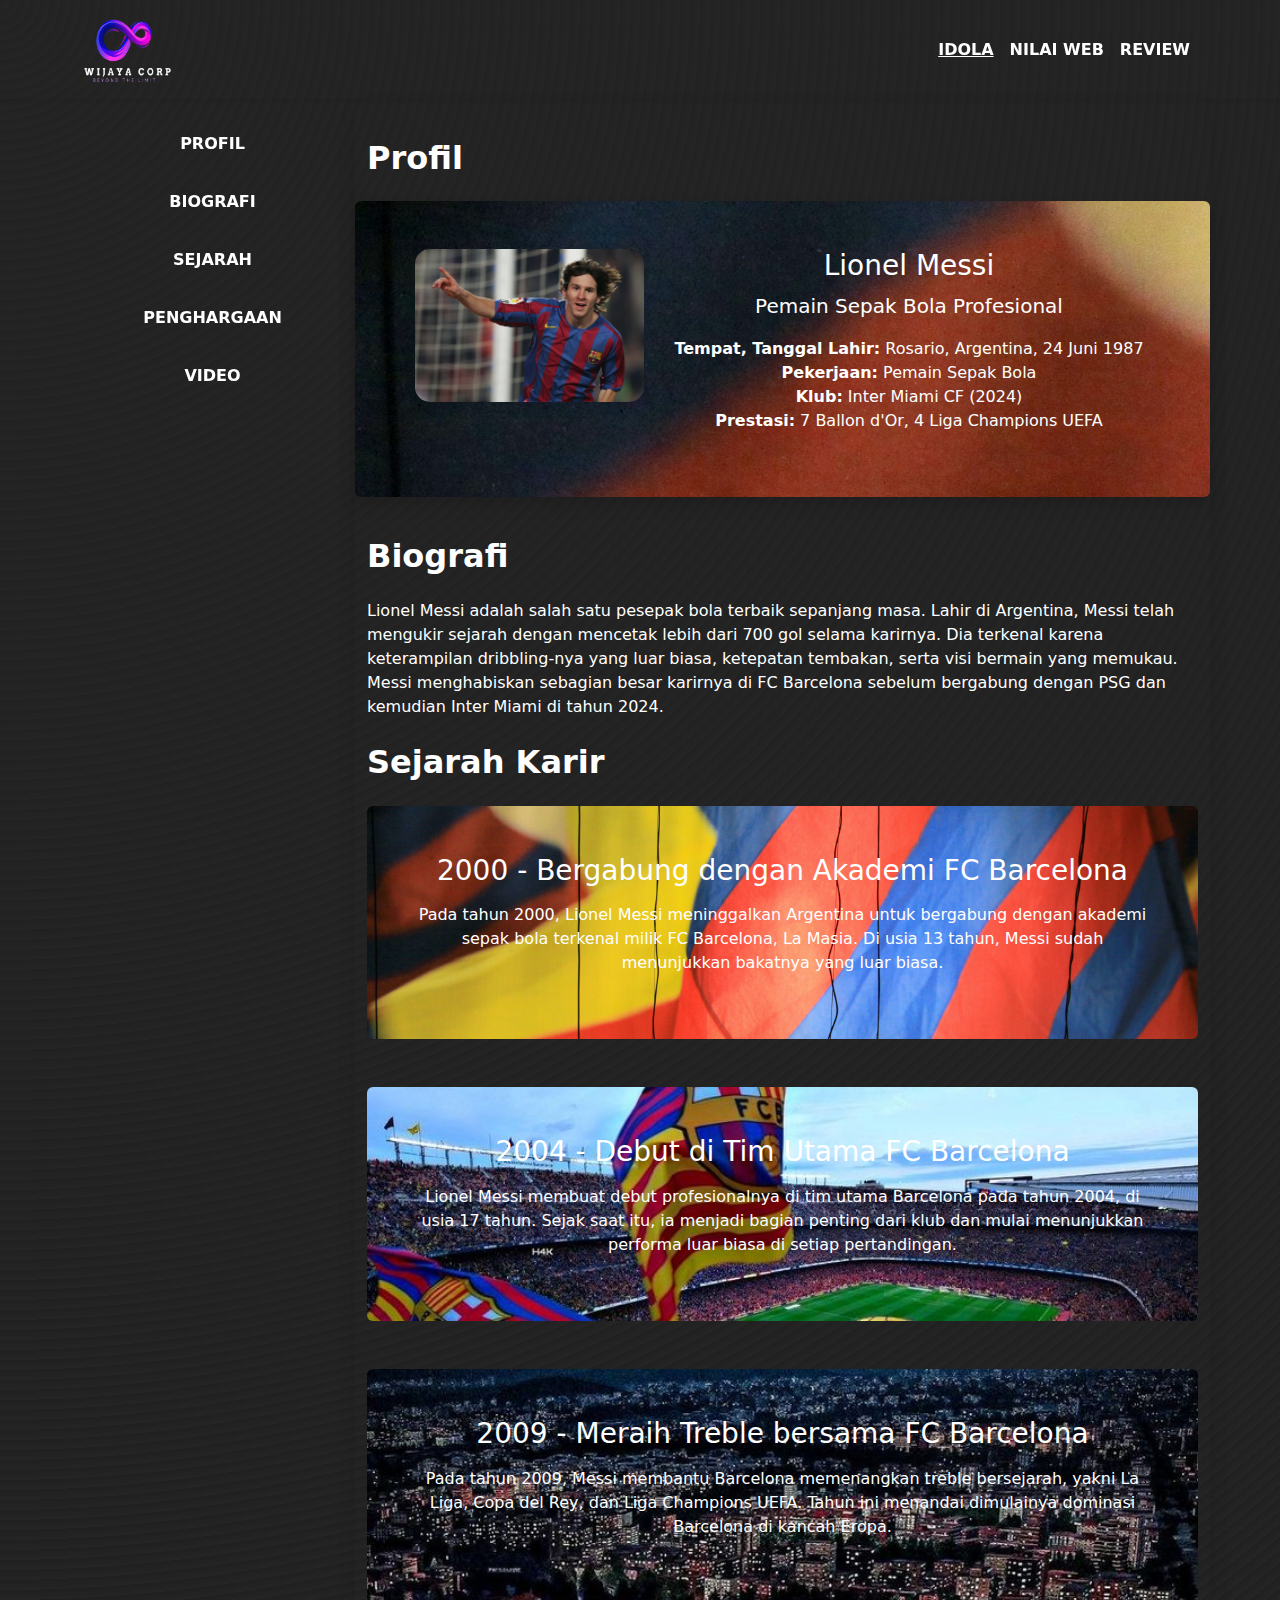
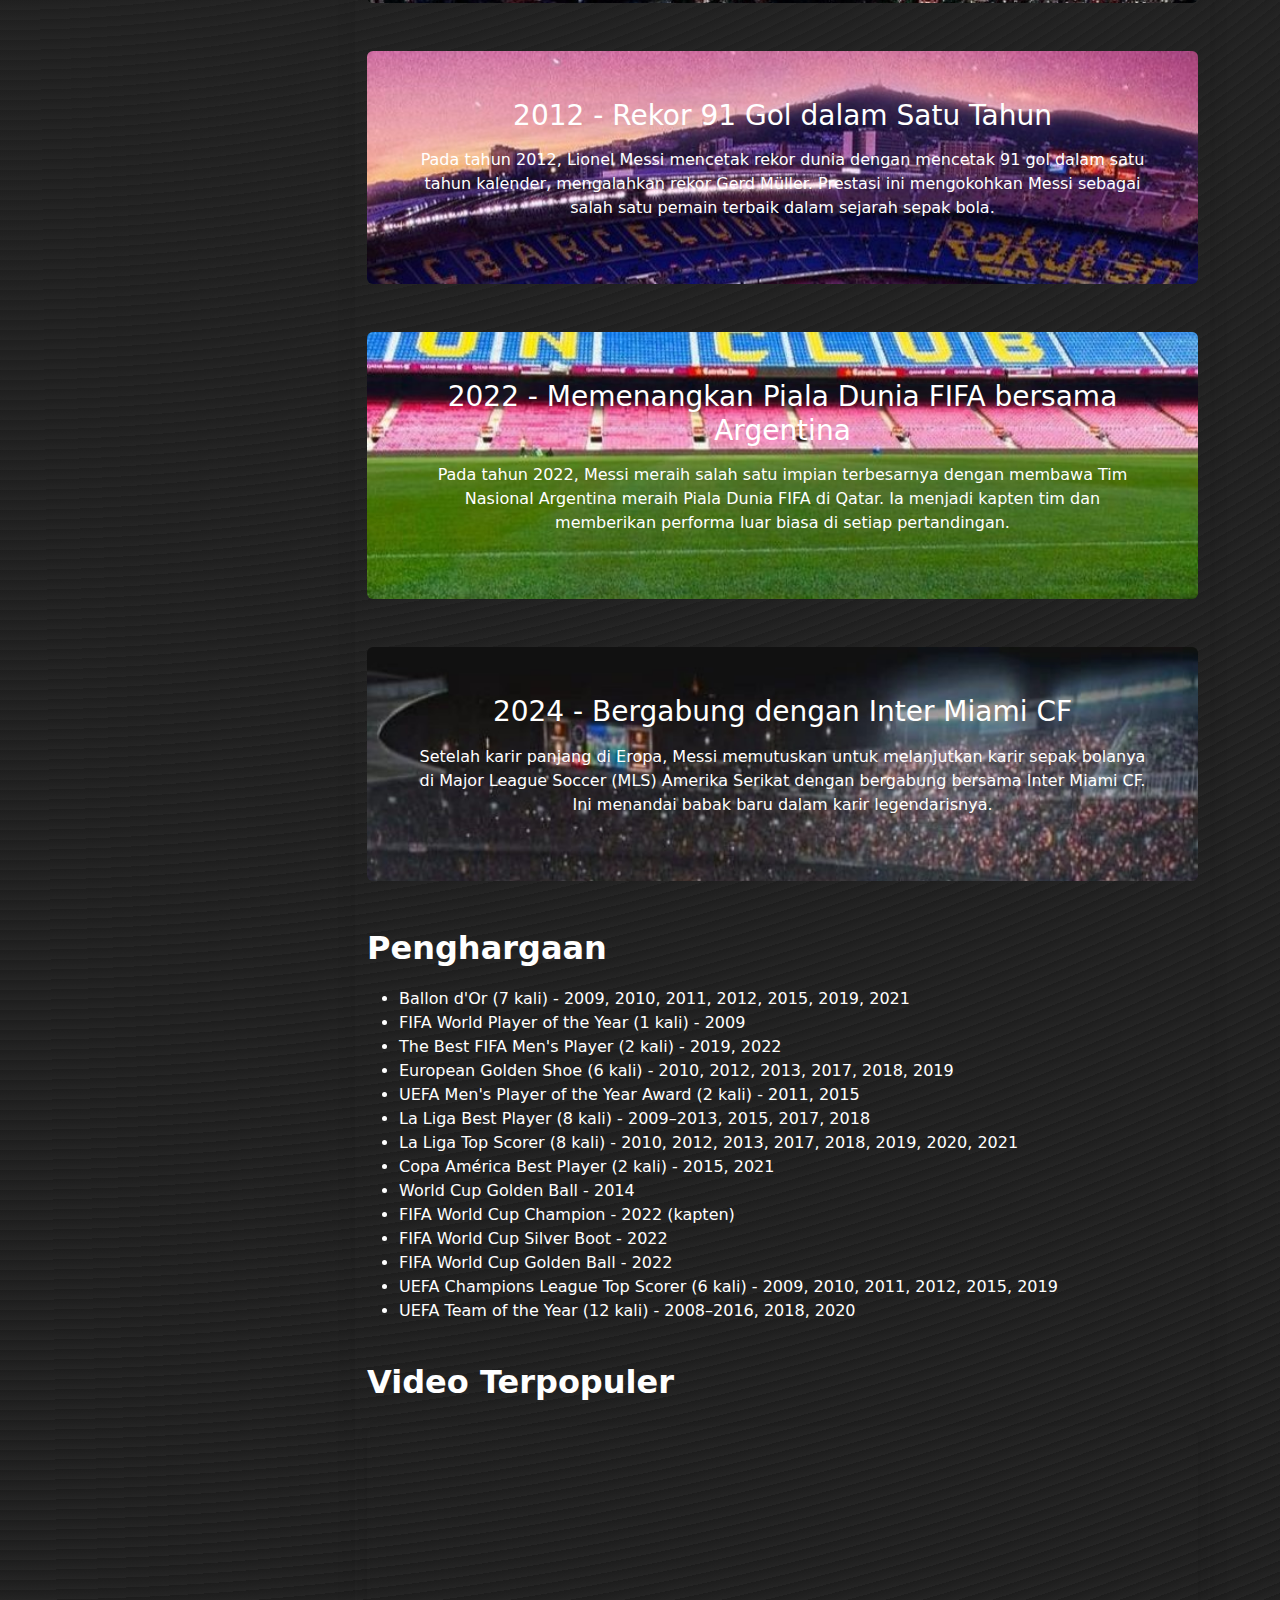
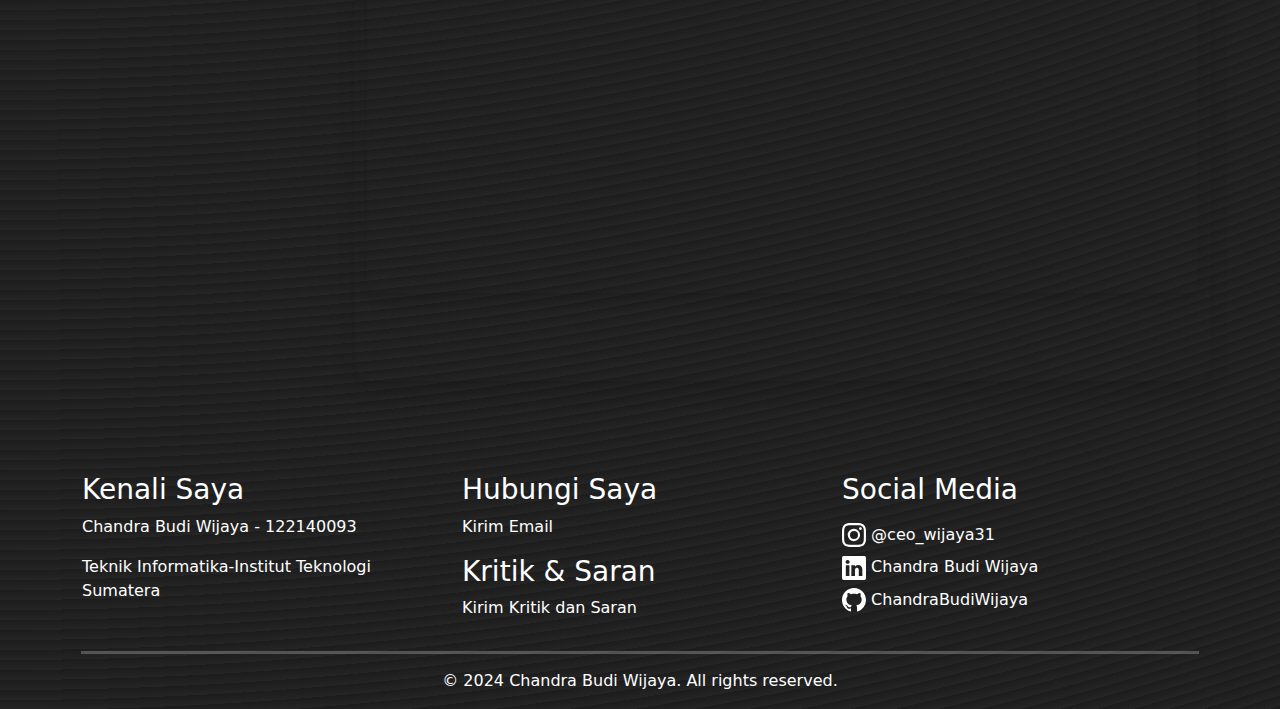
<file: index.html>
<!DOCTYPE html>
<html lang="id">
  <head>
    <meta charset="UTF-8" />
    <meta name="viewport" content="width=device-width, initial-scale=1.0" />
    <title>Chandra IDOLA - Profil</title>
    <link rel="stylesheet" href="src/scroll_nav.css">
    <link rel="stylesheet" href="src/styles.css" />
    <link href="https://cdnjs.cloudflare.com/ajax/libs/bootstrap/5.3.0/css/bootstrap.min.css" rel="stylesheet"/>
 
    </head>

  <body>
    <!-- Header -->
    <header class="sticky-top shadow-sm">
      <nav id="navBar" class="navbar navbar-expand-lg navbar-light">
        <div class="container">
          <!-- Logo and Brand Name -->
          <a class="navbar-brand" href="index.html">
            <img
              src="/public/logo.png"
              alt="Logo"
              width="90"
              height="70"
              class="align-text-top"
            />
          </a>

          <!-- Navbar Toggler for Mobile View -->
          <button
            class="navbar-toggler"
            type="button"
            data-bs-toggle="collapse"
            data-bs-target="#navbarNav"
            aria-controls="navbarNav"
            aria-expanded="false"
            aria-label="Toggle navigation"
          >
            <span class="navbar-toggler-icon"></span>
          </button>

          <!-- Navbar Links -->
          <div class="collapse navbar-collapse" id="navbarNav">
            <ul class="navbar-nav ms-auto">
              <li class="nav-item">
                <a class="nav-link" href="index.html"
                  ><strong><u>IDOLA</u></strong></a
                >
              </li>
              <li class="nav-item">
                <a class="nav-link" href="form/form.html">NILAI WEB</a>
              </li>
              <li class="nav-item">
                <a class="nav-link" href="table/table.html">REVIEW</a>
              </li>
            </ul>
          </div>
        </div>
      </nav>
    </header>

    <div class="container">
      <div class="row">
        <!-- Sidebar -->
        <div class="col-lg-3">
          <div class="sidebar d-none d-lg-block">
            <nav class="nav flex-column">
              <a class="nav-link" href="#profile">Profil</a>
              <a class="nav-link" href="#bio">Biografi</a>
              <a class="nav-link" href="#history">Sejarah</a>
              <a class="nav-link" href="#penghargaan">Penghargaan</a>
              <a class="nav-link" href="#videos">Video</a>
            </nav>
          </div>
        </div>

        <!-- Main Content -->
        <main class="col-lg-9 mx-auto mt-8">
          <!-- Profile Section -->
          <section id="profile">
            <h2 class="mb-4">Profil</h2>
            <div
              id="jumbo"
              class="bg-image p-5 text-center shadow rounded mb-2 text-white row"
              style="background-image: url('/public/jumbotron1.jpg')"
            >
              <div class="col-md-4">
                <img
                  src="/public/wallpapermessi.avif"
                  alt="Lionel Messi"
                  class="profile-img img-fluid mb-3"
                />
              </div>
              <div class="col-md-8">
                <h3>Lionel Messi</h3>
                <p class="lead">Pemain Sepak Bola Profesional</p>
                <ul class="list-unstyled">
                  <li>
                    <strong>Tempat, Tanggal Lahir:</strong> Rosario, Argentina,
                    24 Juni 1987
                  </li>
                  <li><strong>Pekerjaan:</strong> Pemain Sepak Bola</li>
                  <li><strong>Klub:</strong> Inter Miami CF (2024)</li>
                  <li>
                    <strong>Prestasi:</strong> 7 Ballon d'Or, 4 Liga Champions
                    UEFA
                  </li>
                </ul>
              </div>
            </div>
          </section>

          <!-- Biography Section -->
          <section id="bio" class="mb-4">
            <h2 class="mb-4">Biografi</h2>
            <p>
              Lionel Messi adalah salah satu pesepak bola terbaik sepanjang
              masa. Lahir di Argentina, Messi telah mengukir sejarah dengan
              mencetak lebih dari 700 gol selama karirnya. Dia terkenal karena
              keterampilan dribbling-nya yang luar biasa, ketepatan tembakan,
              serta visi bermain yang memukau. Messi menghabiskan sebagian besar
              karirnya di FC Barcelona sebelum bergabung dengan PSG dan kemudian
              Inter Miami di tahun 2024.
            </p>
          </section>

          <!-- History Section -->
          <section id="history" class="mb-4">
            <h2 class="mb-4">Sejarah Karir</h2>
            <div class="timeline">
              <!-- 2000 - Bergabung dengan Akademi FC Barcelona -->
              <div
                class="bg-image p-5 text-center shadow-1-strong rounded mb-5 text-white"
                style="
                  background-image: url('/public/jumbotron1.jpg');
                  background-size: cover;
                "
              >
                <h2 class="mb-3 h3">
                  2000 - Bergabung dengan Akademi FC Barcelona
                </h2>
                <p>
                  Pada tahun 2000, Lionel Messi meninggalkan Argentina untuk
                  bergabung dengan akademi sepak bola terkenal milik FC
                  Barcelona, La Masia. Di usia 13 tahun, Messi sudah menunjukkan
                  bakatnya yang luar biasa.
                </p>
              </div>

              <!-- 2004 - Debut di Tim Utama FC Barcelona -->
              <div
                class="bg-image p-5 text-center shadow-1-strong rounded mb-5 text-white"
                style="
                  background-image: url('/public/jumbotron2.jpg');
                  background-size: cover;
                "
              >
                <h2 class="mb-3 h3">2004 - Debut di Tim Utama FC Barcelona</h2>
                <p>
                  Lionel Messi membuat debut profesionalnya di tim utama
                  Barcelona pada tahun 2004, di usia 17 tahun. Sejak saat itu,
                  ia menjadi bagian penting dari klub dan mulai menunjukkan
                  performa luar biasa di setiap pertandingan.
                </p>
              </div>

              <!-- 2009 - Meraih Treble bersama FC Barcelona -->
              <div
                class="bg-image p-5 text-center shadow-1-strong rounded mb-5 text-white"
                style="
                  background-image: url('/public/jumbotron3.jpg');
                  background-size: cover;
                "
              >
                <h2 class="mb-3 h3">
                  2009 - Meraih Treble bersama FC Barcelona
                </h2>
                <p>
                  Pada tahun 2009, Messi membantu Barcelona memenangkan treble
                  bersejarah, yakni La Liga, Copa del Rey, dan Liga Champions
                  UEFA. Tahun ini menandai dimulainya dominasi Barcelona di
                  kancah Eropa.
                </p>
              </div>

              <!-- 2012 - Rekor 91 Gol dalam Satu Tahun -->
              <div
                class="bg-image p-5 text-center shadow-1-strong rounded mb-5 text-white"
                style="
                  background-image: url('/public/jumbotron4.jpg');
                  background-size: cover;
                "
              >
                <h2 class="mb-3 h3">2012 - Rekor 91 Gol dalam Satu Tahun</h2>
                <p>
                  Pada tahun 2012, Lionel Messi mencetak rekor dunia dengan
                  mencetak 91 gol dalam satu tahun kalender, mengalahkan rekor
                  Gerd Müller. Prestasi ini mengokohkan Messi sebagai salah satu
                  pemain terbaik dalam sejarah sepak bola.
                </p>
              </div>

              <!-- 2022 - Memenangkan Piala Dunia FIFA bersama Argentina -->
              <div
                class="bg-image p-5 text-center shadow-2-strong rounded mb-5 text-white"
                style="
                  background-image: url('/public/jumbotron6.jpg');
                  background-size: cover;
                "
              >
                <div>
                  <h2 class="mb-3 h3">
                    2022 - Memenangkan Piala Dunia FIFA bersama Argentina
                  </h2>
                  <p>
                    Pada tahun 2022, Messi meraih salah satu impian terbesarnya
                    dengan membawa Tim Nasional Argentina meraih Piala Dunia
                    FIFA di Qatar. Ia menjadi kapten tim dan memberikan performa
                    luar biasa di setiap pertandingan.
                  </p>
                </div>
              </div>

              <!-- 2024 - Bergabung dengan Inter Miami CF -->
              <div
                class="bg-image p-5 text-center shadow-1-strong rounded mb-5 text-white"
                style="
                  background-image: url('/public/jumbotron7.jpg');
                  background-size: cover;
                "
              >
                <h2 class="mb-3 h3">2024 - Bergabung dengan Inter Miami CF</h2>
                <p>
                  Setelah karir panjang di Eropa, Messi memutuskan untuk
                  melanjutkan karir sepak bolanya di Major League Soccer (MLS)
                  Amerika Serikat dengan bergabung bersama Inter Miami CF. Ini
                  menandai babak baru dalam karir legendarisnya.
                </p>
              </div>
            </div>
          </section>

          <!-- penghargaan section -->
          <section id="penghargaan">
            <h2>Penghargaan</h2>
            <ul class="awards-list">
              <li>
                Ballon d'Or (7 kali) - 2009, 2010, 2011, 2012, 2015, 2019, 2021
              </li>
              <li>FIFA World Player of the Year (1 kali) - 2009</li>
              <li>The Best FIFA Men's Player (2 kali) - 2019, 2022</li>
              <li>
                European Golden Shoe (6 kali) - 2010, 2012, 2013, 2017, 2018,
                2019
              </li>
              <li>UEFA Men's Player of the Year Award (2 kali) - 2011, 2015</li>
              <li>
                La Liga Best Player (8 kali) - 2009–2013, 2015, 2017, 2018
              </li>
              <li>
                La Liga Top Scorer (8 kali) - 2010, 2012, 2013, 2017, 2018,
                2019, 2020, 2021
              </li>
              <li>Copa América Best Player (2 kali) - 2015, 2021</li>
              <li>World Cup Golden Ball - 2014</li>
              <li>FIFA World Cup Champion - 2022 (kapten)</li>
              <li>FIFA World Cup Silver Boot - 2022</li>
              <li>FIFA World Cup Golden Ball - 2022</li>
              <li>
                UEFA Champions League Top Scorer (6 kali) - 2009, 2010, 2011,
                2012, 2015, 2019
              </li>
              <li>UEFA Team of the Year (12 kali) - 2008–2016, 2018, 2020</li>
            </ul>
          </section>

          <!-- Video Section -->
          <section id="videos" class="mb-5">
            <h2 class="mb-4">Video Terpopuler</h2>
            <div class="ratio ratio-16x9">
              <iframe allow="autoplay" width="560" height="315" src="https://www.youtube.com/embed/b4_PA7GsLwA?si=c8zD9fa4eoL1WdT8" title="YouTube video player" frameborder="0" allow="accelerometer ; clipboard-write; encrypted-media; gyroscope; picture-in-picture; web-share" referrerpolicy="strict-origin-when-cross-origin" allowfullscreen></iframe>
            </div>
          </section>
        </main>
      </div>
    </div>

    <!-- Footer -->
    <footer>
      <div class="container">
        <div class="row">
          <div class="col-md-4">
            <h3>Kenali Saya</h3>
            <p>Chandra Budi Wijaya - 122140093</p>
            <p>Teknik Informatika-Institut Teknologi Sumatera</p>
          </div>
          <div class="col-md-4">
            <h3>Hubungi Saya</h3>
            <p>
              <a
                href="mailto:chandra.122140093@student.itera.ac.id"
                target="_blank"
                >Kirim Email</a
              >
            </p>
            <div class="kritik-saran">
              <h3>Kritik & Saran</h3>
              <p>
                <a href="https://forms.gle/CtQBEBmgswLBc8AN8" target="_blank"
                  >Kirim Kritik dan Saran</a
                >
              </p>
            </div>
          </div>
          <div class="col-md-4">
            <div class="social-links row gap-2">
              <h3>Social Media</h3>
              <a href="https://www.instagram.com/ceo_wijaya31/" target="_blank">
                <svg
                  xmlns="http://www.w3.org/2000/svg"
                  width="24"
                  height="24"
                  fill="currentColor"
                  class="bi bi-instagram"
                  viewBox="0 0 16 16"
                >
                  <path
                    d="M8 0C5.829 0 5.556.01 4.703.048 3.85.088 3.269.222 2.76.42a3.9 3.9 0 0 0-1.417.923A3.9 3.9 0 0 0 .42 2.76C.222 3.268.087 3.85.048 4.7.01 5.555 0 5.827 0 8.001c0 2.172.01 2.444.048 3.297.04.852.174 1.433.372 1.942.205.526.478.972.923 1.417.444.445.89.719 1.416.923.51.198 1.09.333 1.942.372C5.555 15.99 5.827 16 8 16s2.444-.01 3.298-.048c.851-.04 1.434-.174 1.943-.372a3.9 3.9 0 0 0 1.416-.923c.445-.445.718-.891.923-1.417.197-.509.332-1.09.372-1.942C15.99 10.445 16 10.173 16 8s-.01-2.445-.048-3.299c-.04-.851-.175-1.433-.372-1.941a3.9 3.9 0 0 0-.923-1.417A3.9 3.9 0 0 0 13.24.42c-.51-.198-1.092-.333-1.943-.372C10.443.01 10.172 0 7.998 0zm-.717 1.442h.718c2.136 0 2.389.007 3.232.046.78.035 1.204.166 1.486.275.373.145.64.319.92.599s.453.546.598.92c.11.281.24.705.275 1.485.039.843.047 1.096.047 3.231s-.008 2.389-.047 3.232c-.035.78-.166 1.203-.275 1.485a2.5 2.5 0 0 1-.599.919c-.28.28-.546.453-.92.598-.28.11-.704.24-1.485.276-.843.038-1.096.047-3.232.047s-2.39-.009-3.233-.047c-.78-.036-1.203-.166-1.485-.276a2.5 2.5 0 0 1-.92-.598 2.5 2.5 0 0 1-.6-.92c-.109-.281-.24-.705-.275-1.485-.038-.843-.046-1.096-.046-3.233s.008-2.388.046-3.231c.036-.78.166-1.204.276-1.486.145-.373.319-.64.599-.92s.546-.453.92-.598c.282-.11.705-.24 1.485-.276.738-.034 1.024-.044 2.515-.045zm4.988 1.328a.96.96 0 1 0 0 1.92.96.96 0 0 0 0-1.92m-4.27 1.122a4.109 4.109 0 1 0 0 8.217 4.109 4.109 0 0 0 0-8.217m0 1.441a2.667 2.667 0 1 1 0 5.334 2.667 2.667 0 0 1 0-5.334"
                  />
                </svg>
                @ceo_wijaya31
              </a>
              <a
                href="https://www.linkedin.com/in/chandra-budi-wijaya-938283218/"
                target="_blank"
              >
                <svg
                  xmlns="http://www.w3.org/2000/svg"
                  width="24"
                  height="24"
                  fill="currentColor"
                  class="bi bi-linkedin"
                  viewBox="0 0 16 16"
                >
                  <path
                    d="M0 1.146C0 .513.526 0 1.175 0h13.65C15.474 0 16 .513 16 1.146v13.708c0 .633-.526 1.146-1.175 1.146H1.175C.526 16 0 15.487 0 14.854zm4.943 12.248V6.169H2.542v7.225zm-1.2-8.212c.837 0 1.358-.554 1.358-1.248-.015-.709-.52-1.248-1.342-1.248S2.4 3.226 2.4 3.934c0 .694.521 1.248 1.327 1.248zm4.908 8.212V9.359c0-.216.016-.432.08-.586.173-.431.568-.878 1.232-.878.869 0 1.216.662 1.216 1.634v3.865h2.401V9.25c0-2.22-1.184-3.252-2.764-3.252-1.274 0-1.845.7-2.165 1.193v.025h-.016l.016-.025V6.169h-2.4c.03.678 0 7.225 0 7.225z"
                  />
                </svg>
                Chandra Budi Wijaya
              </a>
              <a href="https://github.com/ChandraBudiWijaya" target="_blank">
                <svg
                  xmlns="http://www.w3.org/2000/svg"
                  width="24"
                  height="24"
                  fill="currentColor"
                  class="bi bi-github"
                  viewBox="0 0 16 16"
                >
                  <path
                    d="M8 0C3.58 0 0 3.58 0 8c0 3.54 2.29 6.53 5.47 7.59.4.07.55-.17.55-.38 0-.19-.01-.82-.01-1.49-2.01.37-2.53-.49-2.69-.94-.09-.23-.48-.94-.82-1.13-.28-.15-.68-.52-.01-.53.63-.01 1.08.58 1.23.82.72 1.21 1.87.87 2.33.66.07-.52.28-.87.51-1.07-1.78-.2-3.64-.89-3.64-3.95 0-.87.31-1.59.82-2.15-.08-.2-.36-1.02.08-2.12 0 0 .67-.21 2.2.82.64-.18 1.32-.27 2-.27s1.36.09 2 .27c1.53-1.04 2.2-.82 2.2-.82.44 1.1.16 1.92.08 2.12.51.56.82 1.27.82 2.15 0 3.07-1.87 3.75-3.65 3.95.29.25.54.73.54 1.48 0 1.07-.01 1.93-.01 2.2 0 .21.15.46.55.38A8.01 8.01 0 0 0 16 8c0-4.42-3.58-8-8-8"
                  />
                </svg>
                ChandraBudiWijaya
              </a>
            </div>
          </div>
        </div>
        <hr style="outline: 1px solid white" />
        <div class="text-center">
          <p>&copy; 2024 Chandra Budi Wijaya. All rights reserved.</p>
        </div>
      </div>
    </footer>

    <script src="src/scroll_nav.js"></script>
    <script src="https://cdnjs.cloudflare.com/ajax/libs/bootstrap/5.3.0/js/bootstrap.bundle.min.js"></script>
  </body>
</html>
</file>
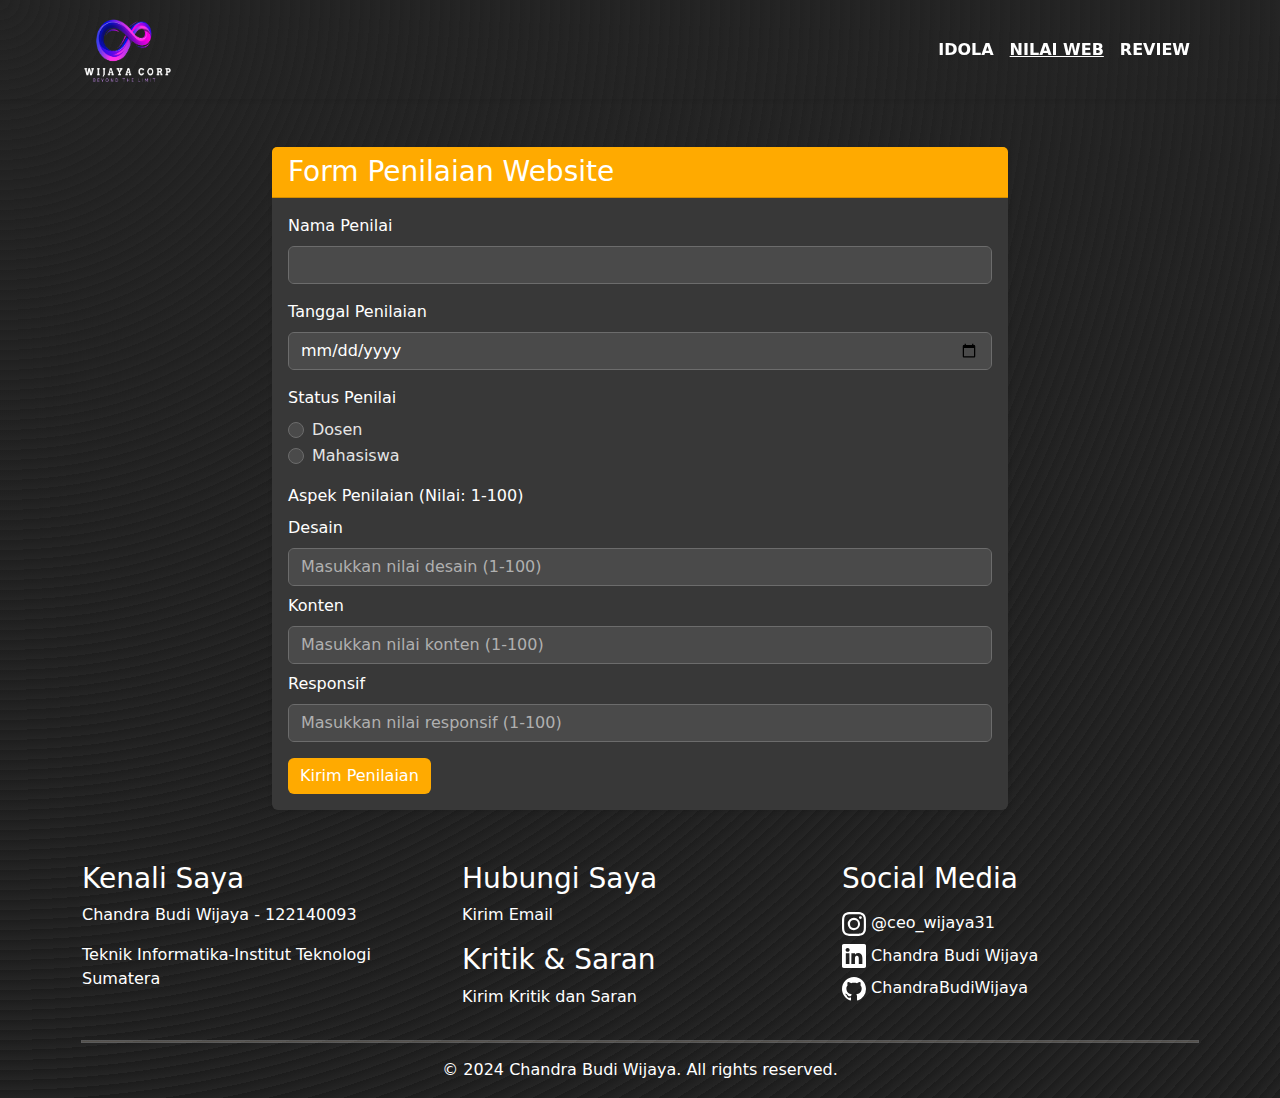
<file: form/form.html>
<!DOCTYPE html>
<html lang="id" itemscope itemtype="http://schema.org/WebPage">
  <head>
    <meta charset="UTF-8" />
    <meta name="viewport" content="width=device-width, initial-scale=1.0" />
    <title itemprop="name">Chandra IDOLA - Profil</title>

    <link rel="stylesheet" href="../src/scroll_nav.css">
    <link rel="stylesheet" href="../src/styles.css" />
    <link
      href="https://cdnjs.cloudflare.com/ajax/libs/bootstrap/5.3.0/css/bootstrap.min.css"
      rel="stylesheet"
    />
    <style>
      /* Styling for dark background */
      body {
        background-color: #2c2c2c; /* Dark background */
        color: #e5e5e5; /* Light text for contrast */
      }

      .card {
        background-color: #383838; /* Slightly lighter than background */
        color: #fff; /* White text inside the card */
        border: none;
      }

      .form-control {
        background-color: #4a4a4a; /* Dark input field */
        border: 1px solid #6c6c6c; /* Soft border */
        color: #fff !important; /* White text for input */
      }

      .form-control::placeholder {
        color: #b0b0b0; /* Lighter placeholder text */
      }

      .form-control:focus {
        background-color: #5a5a5a; /* Change on focus for better visibility */
        border-color: #ffaa00; /* Focus border color */
        box-shadow: none;
      }

      .form-check-input {
        background-color: #4a4a4a;
        border-color: #6c6c6c;
      }

      .form-check-label {
        color: #e5e5e5;
      }

      .btn-primary {
        background-color: #ffaa00; /* Orange button */
        border: none;
      }

      .btn-primary:hover {
        background-color: #cc8400; /* Darker orange on hover */
      }

      .card-header {
        background-color: #ffaa00; /* Header with bright contrast */
        color: #2c2c2c;
      }

      a {
        color: #ffaa00;
      }

      a:hover {
        color: #e59400;
      }
    </style>
  </head>

  <body>
    <!-- Header -->
    <header class="sticky-top shadow-sm" itemscope itemtype="http://schema.org/WPHeader">
      <nav id="navBar" class="navbar navbar-expand-lg navbar-light" itemscope itemtype="http://schema.org/SiteNavigationElement">
        <div class="container">
          <!-- Logo and Brand Name -->
          <a class="navbar-brand" href="index.html" itemprop="url">
            <img
              src="../public/logo.png"
              alt="Logo"
              width="90"
              height="70"
              class="align-text-top"
              itemprop="logo"
            />
          </a>

          <!-- Navbar Toggler for Mobile View -->
          <button
            class="navbar-toggler"
            type="button"
            data-bs-toggle="collapse"
            data-bs-target="#navbarNav"
            aria-controls="navbarNav"
            aria-expanded="false"
            aria-label="Toggle navigation"
          >
          <svg xmlns="http://www.w3.org/2000/svg" width="28" height="28" fill="currentColor" class="bi bi-list" viewBox="0 0 16 16">
            <path fill-rule="evenodd" d="M2.5 12a.5.5 0 0 1 .5-.5h10a.5.5 0 0 1 0 1H3a.5.5 0 0 1-.5-.5m0-4a.5.5 0 0 1 .5-.5h10a.5.5 0 0 1 0 1H3a.5.5 0 0 1-.5-.5m0-4a.5.5 0 0 1 .5-.5h10a.5.5 0 0 1 0 1H3a.5.5 0 0 1-.5-.5"/>
          </svg>
          </button>

          <!-- Navbar Links -->
          <div class="collapse navbar-collapse" id="navbarNav">
            <ul class="navbar-nav ms-auto">
              <li class="nav-item">
                <a class="nav-link" href="../index.html">IDOLA</a>
              </li>
              <li class="nav-item">
                <a class="nav-link" href="form.html"><strong><u>NILAI WEB</u></strong></a>
              </li>
              <li class="nav-item">
                <a class="nav-link" href="../table/table.html">REVIEW</a>
              </li>
            </ul>
          </div>
        </div>
      </nav>
    </header>

    <!-- Form Section -->
    <div class="container my-5">
      <div class="row justify-content-center">
        <div class="col-md-8">
          <div class="card shadow-sm">
            <div class="card-header text-white">
              <h3 class="mb-0">Form Penilaian Website</h3>
            </div>
            <div class="card-body">
              <form action="" method="GET">
                <!-- Nama Penilai -->
                <div class="mb-3">
                  <label for="nama" class="form-label">Nama Penilai</label>
                  <input
                    type="text"
                    class="form-control"
                    id="nama"
                    name="nama"
                    required
                    itemprop="name"
                  />
                </div>

                <!-- Tanggal Penilaian -->
                <div class="mb-3">
                  <label for="tanggal" class="form-label">Tanggal Penilaian</label>
                  <input
                    type="date"
                    class="form-control"
                    id="tanggal"
                    name="tanggal"
                    required
                    itemprop="date"
                  />
                </div>

                <!-- Status Penilai -->
                <div class="mb-3">
                  <label class="form-label">Status Penilai</label>
                  <div class="form-check">
                    <input
                      class="form-check-input"
                      type="radio"
                      name="status"
                      id="dosen"
                      value="dosen"
                      required
                      itemprop="jobTitle"
                    />
                    <label class="form-check-label" for="dosen">Dosen</label>
                  </div>
                  <div class="form-check">
                    <input
                      class="form-check-input"
                      type="radio"
                      name="status"
                      id="mahasiswa"
                      value="mahasiswa"
                    />
                    <label class="form-check-label" for="mahasiswa">Mahasiswa</label>
                  </div>
                </div>

                <!-- Aspek Penilaian dengan Rating -->
                <div class="mb-3" itemscope itemtype="http://schema.org/AggregateRating">
                  <label class="form-label">Aspek Penilaian (Nilai: 1-100)</label>

                  <!-- Desain Rating -->
                  <div class="mb-2">
                    <label for="nilai_desain" class="form-label">Desain</label>
                    <input
                      type="number"
                      class="form-control"
                      id="nilai_desain"
                      name="nilai_desain"
                      min="1"
                      max="100"
                      required
                      placeholder="Masukkan nilai desain (1-100)"
                      itemprop="ratingValue"
                    />
                  </div>

                  <!-- Konten Rating -->
                  <div class="mb-2">
                    <label for="nilai_konten" class="form-label">Konten</label>
                    <input
                      type="number"
                      class="form-control"
                      id="nilai_konten"
                      name="nilai_konten"
                      min="1"
                      max="100"
                      required
                      placeholder="Masukkan nilai konten (1-100)"
                      itemprop="ratingValue"
                    />
                  </div>

                  <!-- Responsif Rating -->
                  <div class="mb-2">
                    <label for="nilai_responsif" class="form-label">Responsif</label>
                    <input
                      type="number"
                      class="form-control"
                      id="nilai_responsif"
                      name="nilai_responsif"
                      min="1"
                      max="100"
                      required
                      placeholder="Masukkan nilai responsif (1-100)"
                      itemprop="ratingValue"
                    />
                  </div>
                </div>

                <!-- Submit Button -->
                <button type="submit" class="btn btn-primary">Kirim Penilaian</button>
              </form>
            </div>
          </div>
        </div>
      </div>
    </div>

    <!-- Footer -->
    <footer itemscope itemtype="http://schema.org/WPFooter">
      <div class="container">
        <div class="row">
          <div class="col-md-4">
            <h3>Kenali Saya</h3>
            <p itemprop="name">Chandra Budi Wijaya - 122140093</p>
            <p>Teknik Informatika-Institut Teknologi Sumatera</p>
          </div>
          <div class="col-md-4" itemscope itemtype="http://schema.org/ContactPoint">
            <h3>Hubungi Saya</h3>
            <p>
              <a href="mailto:chandra.122140093@student.itera.ac.id" target="_blank" itemprop="email">Kirim Email</a>
            </p>
            <div class="kritik-saran">
              <h3>Kritik & Saran</h3>
              <p>
                <a href="https://forms.gle/CtQBEBmgswLBc8AN8" target="_blank" itemprop="url">Kirim Kritik dan Saran</a>
              </p>
            </div>
          </div>
          <div class="col-md-4">
            <div class="social-links row gap-2">
              <h3>Social Media</h3>
              <a href="https://www.instagram.com/ceo_wijaya31/" target="_blank" itemprop="sameAs">
                <svg xmlns="http://www.w3.org/2000/svg" width="24" height="24" fill="currentColor" class="bi bi-instagram" viewBox="0 0 16 16">
                  <path
                    d="M8 0C5.829 0 5.556.01 4.703.048 3.85.088 3.269.222 2.76.42a3.9 3.9 0 0 0-1.417.923A3.9 3.9 0 0 0 .42 2.76C.222 3.268.087 3.85.048 4.7.01 5.555 0 5.827 0 8.001c0 2.172.01 2.444.048 3.297.04.852.174 1.433.372 1.942.205.526.478.972.923 1.417.444.445.89.719 1.416.923.51.198 1.09.333 1.942.372C5.555 15.99 5.827 16 8 16s2.444-.01 3.298-.048c.851-.04 1.434-.174 1.943-.372a3.9 3.9 0 0 0 1.416-.923c.445-.445.718-.891.923-1.417.197-.509.332-1.09.372-1.942C15.99 10.445 16 10.173 16 8s-.01-2.445-.048-3.299c-.04-.851-.175-1.433-.372-1.941a3.9 3.9 0 0 0-.923-1.417A3.9 3.9 0 0 0 13.24.42c-.51-.198-1.092-.333-1.943-.372C10.443.01 10.172 0 7.998 0zm-.717 1.442h.718c2.136 0 2.389.007 3.232.046.78.035 1.204.166 1.486.275.373.145.64.319.92.599s.453.546.598.92c.11.281.24.705.275 1.485.039.843.047 1.096.047 3.231s-.008 2.389-.047 3.232c-.035.78-.166 1.203-.275 1.485a2.5 2.5 0 0 1-.599.919c-.28.28-.546.453-.92.598-.28.11-.704.24-1.485.276-.843.038-1.096.047-3.232.047s-2.39-.009-3.233-.047c-.78-.036-1.203-.166-1.485-.276a2.5 2.5 0 0 1-.92-.598 2.5 2.5 0 0 1-.6-.92c-.109-.281-.24-.705-.275-1.485-.038-.843-.046-1.096-.046-3.233s.008-2.388.046-3.231c.036-.78.166-1.204.276-1.486.145-.373.319-.64.599-.92s.546-.453.92-.598c.282-.11.705-.24 1.485-.276.738-.034 1.024-.044 2.515-.045zm4.988 1.328a.96.96 0 1 0 0 1.92.96.96 0 0 0 0-1.92m-4.27 1.122a4.109 4.109 0 1 0 0 8.217 4.109 4.109 0 0 0 0-8.217m0 1.441a2.667 2.667 0 1 1 0 5.334 2.667 2.667 0 0 1 0-5.334"
                  />                
                </svg>
                @ceo_wijaya31
              </a>
              <a href="https://www.linkedin.com/in/chandra-budi-wijaya-938283218/" target="_blank" itemprop="sameAs">
                <svg xmlns="http://www.w3.org/2000/svg" width="24" height="24" fill="currentColor" class="bi bi-linkedin" viewBox="0 0 16 16">
                  <path d="M0 1.146C0 .513.526 0 1.175 0h13.65C15.474 0 16 .513 16 1.146v13.708c0 .633-.526 1.146-1.175 1.146H1.175C.526 16 0 15.487 0 14.854zm4.943 12.248V6.169H2.542v7.225zm-1.2-8.212c.837 0 1.358-.554 1.358-1.248-.015-.709-.52-1.248-1.342-1.248S2.4 3.226 2.4 3.934c0 .694.521 1.248 1.327 1.248zm4.908 8.212V9.359c0-.216.016-.432.08-.586.173-.431.568-.878 1.232-.878.869 0 1.216.662 1.216 1.634v3.865h2.401V9.25c0-2.22-1.184-3.252-2.764-3.252-1.274 0-1.845.7-2.165 1.193v.025h-.016l.016-.025V6.169h-2.4c.03.678 0 7.225 0 7.225z"
                  />                
                </svg>
                Chandra Budi Wijaya
              </a>
              <a href="https://github.com/ChandraBudiWijaya" target="_blank" itemprop="sameAs">
                <svg xmlns="http://www.w3.org/2000/svg" width="24" height="24" fill="currentColor" class="bi bi-github" viewBox="0 0 16 16">
                  <path d="M8 0C3.58 0 0 3.58 0 8c0 3.54 2.29 6.53 5.47 7.59.4.07.55-.17.55-.38 0-.19-.01-.82-.01-1.49-2.01.37-2.53-.49-2.69-.94-.09-.23-.48-.94-.82-1.13-.28-.15-.68-.52-.01-.53.63-.01 1.08.58 1.23.82.72 1.21 1.87.87 2.33.66.07-.52.28-.87.51-1.07-1.78-.2-3.64-.89-3.64-3.95 0-.87.31-1.59.82-2.15-.08-.2-.36-1.02.08-2.12 0 0 .67-.21 2.2.82.64-.18 1.32-.27 2-.27s1.36.09 2 .27c1.53-1.04 2.2-.82 2.2-.82.44 1.1.16 1.92.08 2.12.51.56.82 1.27.82 2.15 0 3.07-1.87 3.75-3.65 3.95.29.25.54.73.54 1.48 0 1.07-.01 1.93-.01 2.2 0 .21.15.46.55.38A8.01 8.01 0 0 0 16 8c0-4.42-3.58-8-8-8"
                  />                
                </svg>
                ChandraBudiWijaya
              </a>
            </div>
          </div>
        </div>
        <hr style="outline: 1px solid white" />
        <div class="text-center">
          <p>&copy; 2024 Chandra Budi Wijaya. All rights reserved.</p>
        </div>
      </div>
    </footer>

    <script src="../src/scroll_nav.js"></script>
    <script src="https://cdnjs.cloudflare.com/ajax/libs/bootstrap/5.3.0/js/bootstrap.bundle.min.js"></script>
  </body>
</html>
</file>
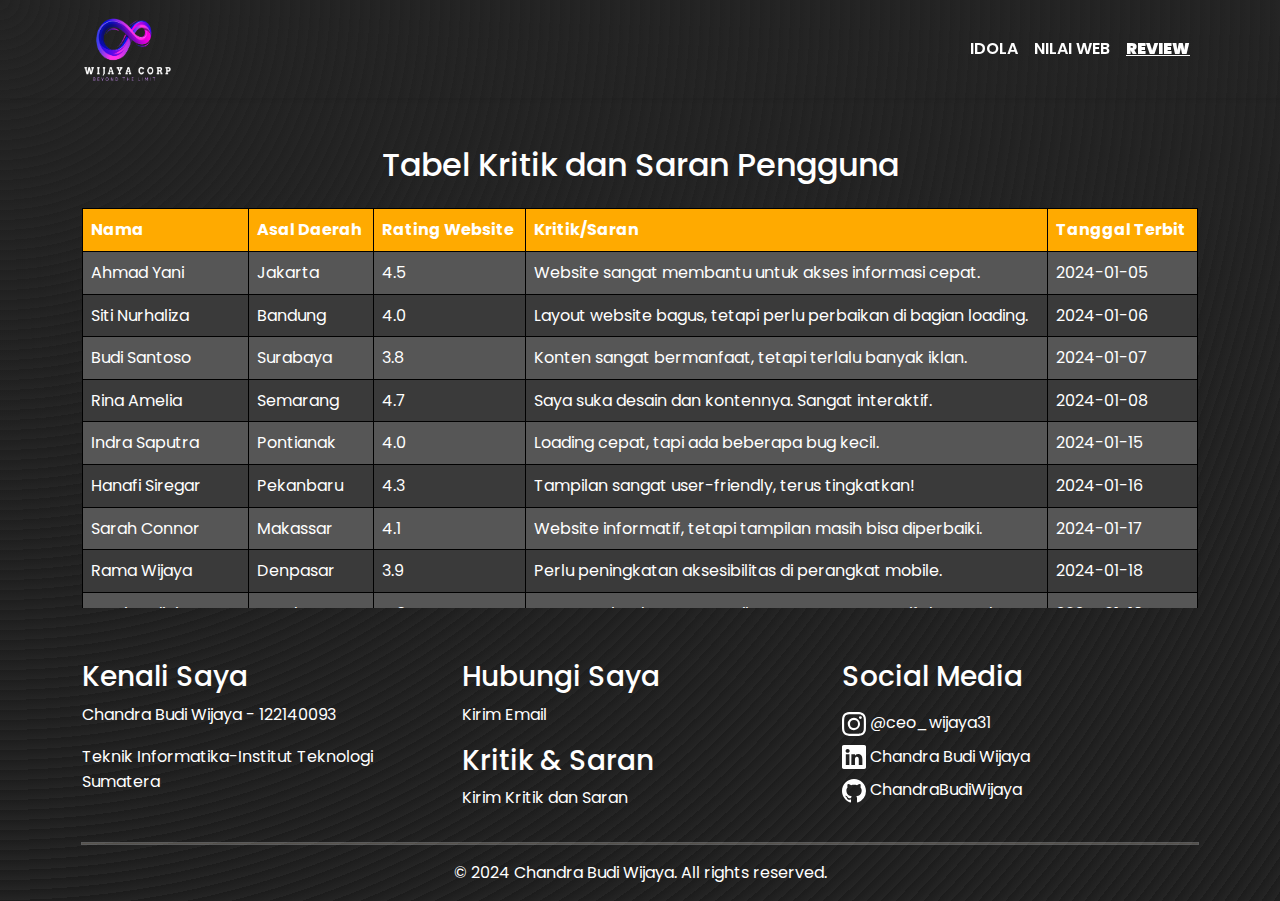
<file: table/table.html>
<!DOCTYPE html>
<html lang="id" itemscope itemtype="http://schema.org/WebPage">
<head>
    <meta charset="UTF-8">
    <meta name="viewport" content="width=device-width, initial-scale=1.0">
    <title itemprop="name">Chandra IDOLA - Tabel</title>

    <link rel="stylesheet" href="../src/scroll_nav.css">
    <link href="https://cdnjs.cloudflare.com/ajax/libs/bootstrap/5.3.0/css/bootstrap.min.css" rel="stylesheet">
    <link rel="stylesheet" href="../src/styles.css">
    
    <style>
      table {
        width: 100%;
        border-collapse: collapse;
      }
      
      th, td {
        padding: 12px;
        text-align: left;
        border: 1px solid #000000;
      }
      
      .table-striped > tbody > tr:nth-child(2n+1) > td, .table-striped > tbody > tr:nth-child(2n+1) > th {
        background-color: #5b5b5b;
        color: white !important;
      }
      
      .table-striped > tbody > tr:nth-child(2n) > td, .table-striped > tbody > tr:nth-child(2n) > th {
        background-color: #3a3a3a !important;
        color: white !important;
      }
      
      /* Sticky header */
      thead th {
        position: sticky;
        top: 0;
        background-color: #ffaa00 !important; /* Warna oranye untuk header */
        color: white !important;
        z-index: 1;
      }
      
      /* Efek hover tanpa mengubah warna */
      tbody tr:hover {
        filter: brightness(2);
        cursor: pointer;
        transition: all 0.3s ease;
        
      }

      .table-container {
        max-height: 400px; /* Membatasi tinggi tabel */
        overflow-y: auto; /* Scrollable */
      }
    </style>
</head>

<body>
    <!-- Header -->
    <header class="sticky-top shadow-sm" itemscope itemtype="http://schema.org/WPHeader">
      <nav id="navBar" class="navbar navbar-expand-lg navbar-light" itemscope itemtype="http://schema.org/SiteNavigationElement">
        <div class="container">
          <a class="navbar-brand" href="index.html" itemprop="url">
            <img
              src="../public/logo.png"
              alt="Logo"
              width="90"
              height="70"
              class="align-text-top"
              itemprop="logo"
            />
          </a>

          <button
            class="navbar-toggler"
            type="button"
            data-bs-toggle="collapse"
            data-bs-target="#navbarNav"
            aria-controls="navbarNav"
            aria-expanded="false"
            aria-label="Toggle navigation"
          >
          <svg xmlns="http://www.w3.org/2000/svg" width="28" height="28" fill="currentColor" class="bi bi-list" viewBox="0 0 16 16">
            <path fill-rule="evenodd" d="M2.5 12a.5.5 0 0 1 .5-.5h10a.5.5 0 0 1 0 1H3a.5.5 0 0 1-.5-.5m0-4a.5.5 0 0 1 .5-.5h10a.5.5 0 0 1 0 1H3a.5.5 0 0 1-.5-.5m0-4a.5.5 0 0 1 .5-.5h10a.5.5 0 0 1 0 1H3a.5.5 0 0 1-.5-.5"/>
          </svg>
          </button>

          <div class="collapse navbar-collapse" id="navbarNav">
            <ul class="navbar-nav ms-auto">
              <li class="nav-item">
                <a class="nav-link" href="../index.html">IDOLA</a>
              </li>
              <li class="nav-item">
                <a class="nav-link" href="../form/form.html">NILAI WEB</a>
              </li>
              <li class="nav-item">
                <a class="nav-link" href="table.html"><strong><u>REVIEW</u></strong></a>
              </li>
            </ul>
          </div>
        </div>
      </nav>
    </header>

    <!-- Table Section -->
    <div class="container my-5">
      <h2 class="text-center mb-4">Tabel Kritik dan Saran Pengguna</h2>
      <div class="table-container" itemscope itemtype="http://schema.org/Table">
        <table class="table table-striped">
          <thead>
            <tr>
              <th>Nama</th>
              <th>Asal Daerah</th>
              <th>Rating Website</th>
              <th>Kritik/Saran</th>
              <th>Tanggal Terbit</th>
            </tr>
          </thead>
          <tbody>
            <!-- Data Dummy - 50 baris -->
            <tr><td>Ahmad Yani</td><td>Jakarta</td><td>4.5</td><td>Website sangat membantu untuk akses informasi cepat.</td><td>2024-01-05</td></tr>
            <tr><td>Siti Nurhaliza</td><td>Bandung</td><td>4.0</td><td>Layout website bagus, tetapi perlu perbaikan di bagian loading.</td><td>2024-01-06</td></tr>
            <tr><td>Budi Santoso</td><td>Surabaya</td><td>3.8</td><td>Konten sangat bermanfaat, tetapi terlalu banyak iklan.</td><td>2024-01-07</td></tr>
            <tr><td>Rina Amelia</td><td>Semarang</td><td>4.7</td><td>Saya suka desain dan kontennya. Sangat interaktif.</td><td>2024-01-08</td></tr>
            <tr><td>Indra Saputra</td><td>Pontianak</td><td>4.0</td><td>Loading cepat, tapi ada beberapa bug kecil.</td><td>2024-01-15</td></tr>
            <tr><td>Hanafi Siregar</td><td>Pekanbaru</td><td>4.3</td><td>Tampilan sangat user-friendly, terus tingkatkan!</td><td>2024-01-16</td></tr>
            <tr><td>Sarah Connor</td><td>Makassar</td><td>4.1</td><td>Website informatif, tetapi tampilan masih bisa diperbaiki.</td><td>2024-01-17</td></tr>
            <tr><td>Rama Wijaya</td><td>Denpasar</td><td>3.9</td><td>Perlu peningkatan aksesibilitas di perangkat mobile.</td><td>2024-01-18</td></tr>
            <tr><td>Putri Andini</td><td>Bandung</td><td>4.6</td><td>Sangat suka dengan tampilannya yang responsif dan modern.</td><td>2024-01-19</td></tr>
            <tr><td>Fajar Maulana</td><td>Bogor</td><td>4.2</td><td>Konten jelas dan mudah dipahami.</td><td>2024-01-20</td></tr>
            <tr><td>Rizky Firman</td><td>Medan</td><td>4.3</td><td>Tampilannya sangat baik dan mudah digunakan.</td><td>2024-01-21</td></tr>
            <tr><td>Andi Haryanto</td><td>Bali</td><td>4.4</td><td>Bagus sekali, tapi sedikit lambat saat akses.</td><td>2024-01-22</td></tr>
            <tr><td>Tri Rahmawati</td><td>Lombok</td><td>4.1</td><td>Tampilan user-friendly dan konten relevan.</td><td>2024-01-23</td></tr>
            <tr><td>Naufal Gantari</td><td>Yogyakarta</td><td>4.7</td><td>Konten sangat lengkap dan tampilannya modern.</td><td>2024-01-24</td></tr>
            <tr><td>Hesti Paramita</td><td>Banjarmasin</td><td>4.5</td><td>Suka sekali dengan kecepatan akses di desktop.</td><td>2024-01-25</td></tr>
            <tr><td>Arief Prasetyo</td><td>Jember</td><td>4.3</td><td>Desain sangat bagus, kontennya jelas.</td><td>2024-01-26</td></tr>
            <tr><td>Emi Amelia</td><td>Malang</td><td>4.8</td><td>Website ini sangat membantu untuk keperluan sehari-hari.</td><td>2024-01-27</td></tr>
            <tr><td>Tito Santoso</td><td>Samarinda</td><td>4.0</td><td>Saya menemukan beberapa bug, tapi kontennya informatif.</td><td>2024-01-28</td></tr>
            <tr><td>Nia Kartika</td><td>Palembang</td><td>4.7</td><td>Tampilan menarik dan kontennya sangat edukatif.</td><td>2024-01-29</td></tr>
            <tr><td>Dimas Arjuna</td><td>Bengkulu</td><td>3.9</td><td>Perlu perbaikan di bagian navigasi.</td><td>2024-01-30</td></tr>
            <tr><td>Firman Aditya</td><td>Medan</td><td>4.2</td><td>Kualitas konten sangat bagus, meskipun terkadang lambat.</td><td>2024-02-01</td></tr>
            <tr><td>Yunita Sari</td><td>Palu</td><td>4.3</td><td>Konten bagus, saya suka tampilannya.</td><td>2024-02-02</td></tr>
            <tr><td>Aulia Putri</td><td>Pekanbaru</td><td>4.5</td><td>Kecepatan dan desain sangat baik!</td><td>2024-02-03</td></tr>
            <tr><td>Joko Widodo</td><td>Solo</td><td>4.4</td><td>Tampilan bersih dan mudah digunakan.</td><td>2024-02-04</td></tr>
            <tr><td>Ani Triani</td><td>Pekanbaru</td><td>4.6</td><td>Semua fitur berfungsi dengan baik, sangat membantu.</td><td>2024-02-05</td></tr>
            <tr><td>Desi Anggraini</td><td>Pontianak</td><td>4.7</td><td>Saya suka sekali dengan tampilannya.</td><td>2024-02-06</td></tr>
            <tr><td>Umar Zain</td><td>Makassar</td><td>4.3</td><td>Desainnya menarik dan kontennya informatif.</td><td>2024-02-07</td></tr>
            <tr><td>Rizka Rahmadani</td><td>Balikpapan</td><td>4.1</td><td>Website user-friendly dengan konten edukatif.</td><td>2024-02-08</td></tr>
            <tr><td>Bima Satria</td><td>Bandung</td><td>4.0</td><td>Desain sangat baik, mudah digunakan.</td><td>2024-02-09</td></tr>
            <tr><td>Lina Wijaya</td><td>Surabaya</td><td>4.2</td><td>Kontennya sangat bermanfaat untuk saya.</td><td>2024-02-10</td></tr>
            <tr><td>Fatmawati Ali</td><td>Jakarta</td><td>4.3</td><td>Kontennya edukatif, navigasi mudah digunakan.</td><td>2024-02-11</td></tr>
            <tr><td>Hamzah Maulana</td><td>Maluku</td><td>4.1</td><td>Tampilannya bagus, meskipun kadang lambat.</td><td>2024-02-12</td></tr>
            <tr><td>Dewi Sartika</td><td>Depok</td><td>4.6</td><td>Suka sekali dengan fitur-fitur interaktifnya.</td><td>2024-02-13</td></tr>
            <tr><td>Nugroho Satria</td><td>Palembang</td><td>4.4</td><td>Desain keren, konten jelas dan bermanfaat.</td><td>2024-02-14</td></tr>
            <tr><td>Ahmad Fauzan</td><td>Bogor</td><td>4.5</td><td>Responsif di semua perangkat, sangat memuaskan.</td><td>2024-02-15</td></tr>
            <tr><td>Putri Maharani</td><td>Bekasi</td><td>4.3</td><td>Semua fitur bekerja dengan baik, saya suka sekali!</td><td>2024-02-16</td></tr>
            <tr><td>Agung Saputra</td><td>Surakarta</td><td>4.1</td><td>Konten informatif, tampilan menarik.</td><td>2024-02-17</td></tr>
            <tr><td>Lidya Candra</td><td>Banda Aceh</td><td>4.7</td><td>Website ini sangat membantu, tampilannya menarik.</td><td>2024-02-18</td></tr>
            <tr><td>Gilang Firmansyah</td><td>Medan</td><td>4.4</td><td>Pengalaman menggunakan sangat memuaskan.</td><td>2024-02-19</td></tr>
            <tr><td>Dian Puspita</td><td>Bogor</td><td>4.5</td><td>Saya sangat suka dengan kecepatan dan kontennya.</td><td>2024-02-20</td></tr>
            <tr><td>Bayu Wijaya</td><td>Depok</td><td>4.2</td><td>Fungsionalitas yang baik dengan konten berkualitas.</td><td>2024-02-21</td></tr>
            <tr><td>Tirta Dewi</td><td>Malang</td><td>4.6</td><td>Website yang mudah digunakan dan informatif.</td><td>2024-02-22</td></tr>
            <tr><td>Ade Maulana</td><td>Pekanbaru</td><td>4.0</td><td>Perlu beberapa perbaikan, tetapi tetap memuaskan.</td><td>2024-02-23</td></tr>
            <tr><td>Yusuf Ahmad</td><td>Makassar</td><td>4.7</td><td>Tampilan interaktif dan kontennya bermanfaat.</td><td>2024-02-24</td></tr>
            <tr><td>Sri Hartini</td><td>Jakarta</td><td>4.5</td><td>Website ini memberikan pengalaman yang baik.</td><td>2024-02-25</td></tr>
            <tr><td>Anwar Kurniawan</td><td>Surabaya</td><td>4.3</td><td>Konten menarik, desainnya sangat bagus.</td><td>2024-02-26</td></tr>
          </tbody>
        </table>
      </div>
    </div>

    <!-- Footer -->
    <footer itemscope itemtype="http://schema.org/WPFooter">
      <div class="container">
        <div class="row">
          <div class="col-md-4">
            <h3>Kenali Saya</h3>
            <p itemprop="name">Chandra Budi Wijaya - 122140093</p>
            <p>Teknik Informatika-Institut Teknologi Sumatera</p>
          </div>
          <div class="col-md-4" itemscope itemtype="http://schema.org/ContactPoint">
            <h3>Hubungi Saya</h3>
            <p>
              <a href="mailto:chandra.122140093@student.itera.ac.id" target="_blank" itemprop="email">Kirim Email</a>
            </p>
            <div class="kritik-saran">
              <h3>Kritik & Saran</h3>
              <p>
                <a href="https://forms.gle/CtQBEBmgswLBc8AN8" target="_blank" itemprop="url">Kirim Kritik dan Saran</a>
              </p>
            </div>
          </div>
          <div class="col-md-4">
            <div class="social-links row gap-2">
              <h3>Social Media</h3>
              <a href="https://www.instagram.com/ceo_wijaya31/" target="_blank" itemprop="sameAs">
                <svg xmlns="http://www.w3.org/2000/svg" width="24" height="24" fill="currentColor" class="bi bi-instagram" viewBox="0 0 16 16">
                  <path
                    d="M8 0C5.829 0 5.556.01 4.703.048 3.85.088 3.269.222 2.76.42a3.9 3.9 0 0 0-1.417.923A3.9 3.9 0 0 0 .42 2.76C.222 3.268.087 3.85.048 4.7.01 5.555 0 5.827 0 8.001c0 2.172.01 2.444.048 3.297.04.852.174 1.433.372 1.942.205.526.478.972.923 1.417.444.445.89.719 1.416.923.51.198 1.09.333 1.942.372C5.555 15.99 5.827 16 8 16s2.444-.01 3.298-.048c.851-.04 1.434-.174 1.943-.372a3.9 3.9 0 0 0 1.416-.923c.445-.445.718-.891.923-1.417.197-.509.332-1.09.372-1.942C15.99 10.445 16 10.173 16 8s-.01-2.445-.048-3.299c-.04-.851-.175-1.433-.372-1.941a3.9 3.9 0 0 0-.923-1.417A3.9 3.9 0 0 0 13.24.42c-.51-.198-1.092-.333-1.943-.372C10.443.01 10.172 0 7.998 0zm-.717 1.442h.718c2.136 0 2.389.007 3.232.046.78.035 1.204.166 1.486.275.373.145.64.319.92.599s.453.546.598.92c.11.281.24.705.275 1.485.039.843.047 1.096.047 3.231s-.008 2.389-.047 3.232c-.035.78-.166 1.203-.275 1.485a2.5 2.5 0 0 1-.599.919c-.28.28-.546.453-.92.598-.28.11-.704.24-1.485.276-.843.038-1.096.047-3.232.047s-2.39-.009-3.233-.047c-.78-.036-1.203-.166-1.485-.276a2.5 2.5 0 0 1-.92-.598 2.5 2.5 0 0 1-.6-.92c-.109-.281-.24-.705-.275-1.485-.038-.843-.046-1.096-.046-3.233s.008-2.388.046-3.231c.036-.78.166-1.204.276-1.486.145-.373.319-.64.599-.92s.546-.453.92-.598c.282-.11.705-.24 1.485-.276.738-.034 1.024-.044 2.515-.045zm4.988 1.328a.96.96 0 1 0 0 1.92.96.96 0 0 0 0-1.92m-4.27 1.122a4.109 4.109 0 1 0 0 8.217 4.109 4.109 0 0 0 0-8.217m0 1.441a2.667 2.667 0 1 1 0 5.334 2.667 2.667 0 0 1 0-5.334"
                  />               
                </svg>
                @ceo_wijaya31
              </a>
              <a href="https://www.linkedin.com/in/chandra-budi-wijaya-938283218/" target="_blank" itemprop="sameAs">
                <svg xmlns="http://www.w3.org/2000/svg" width="24" height="24" fill="currentColor" class="bi bi-linkedin" viewBox="0 0 16 16">
                  <path
                    d="M0 1.146C0 .513.526 0 1.175 0h13.65C15.474 0 16 .513 16 1.146v13.708c0 .633-.526 1.146-1.175 1.146H1.175C.526 16 0 15.487 0 14.854zm4.943 12.248V6.169H2.542v7.225zm-1.2-8.212c.837 0 1.358-.554 1.358-1.248-.015-.709-.52-1.248-1.342-1.248S2.4 3.226 2.4 3.934c0 .694.521 1.248 1.327 1.248zm4.908 8.212V9.359c0-.216.016-.432.08-.586.173-.431.568-.878 1.232-.878.869 0 1.216.662 1.216 1.634v3.865h2.401V9.25c0-2.22-1.184-3.252-2.764-3.252-1.274 0-1.845.7-2.165 1.193v.025h-.016l.016-.025V6.169h-2.4c.03.678 0 7.225 0 7.225z"
                  />                
                </svg>
                Chandra Budi Wijaya
              </a>
              <a href="https://github.com/ChandraBudiWijaya" target="_blank" itemprop="sameAs">
                <svg xmlns="http://www.w3.org/2000/svg" width="24" height="24" fill="currentColor" class="bi bi-github" viewBox="0 0 16 16">
                  <path
                    d="M8 0C3.58 0 0 3.58 0 8c0 3.54 2.29 6.53 5.47 7.59.4.07.55-.17.55-.38 0-.19-.01-.82-.01-1.49-2.01.37-2.53-.49-2.69-.94-.09-.23-.48-.94-.82-1.13-.28-.15-.68-.52-.01-.53.63-.01 1.08.58 1.23.82.72 1.21 1.87.87 2.33.66.07-.52.28-.87.51-1.07-1.78-.2-3.64-.89-3.64-3.95 0-.87.31-1.59.82-2.15-.08-.2-.36-1.02.08-2.12 0 0 .67-.21 2.2.82.64-.18 1.32-.27 2-.27s1.36.09 2 .27c1.53-1.04 2.2-.82 2.2-.82.44 1.1.16 1.92.08 2.12.51.56.82 1.27.82 2.15 0 3.07-1.87 3.75-3.65 3.95.29.25.54.73.54 1.48 0 1.07-.01 1.93-.01 2.2 0 .21.15.46.55.38A8.01 8.01 0 0 0 16 8c0-4.42-3.58-8-8-8"
                  />                
                </svg>
                ChandraBudiWijaya
              </a>
            </div>
          </div>
        </div>
        <hr style="outline: 1px solid white" />
        <div class="text-center">
          <p>&copy; 2024 Chandra Budi Wijaya. All rights reserved.</p>
        </div>
      </div>
    </footer>

    <script src="../src/scroll_nav.js"></script>
    <script src="https://cdnjs.cloudflare.com/ajax/libs/bootstrap/5.3.0/js/bootstrap.bundle.min.js"></script>
</body>
</html>
</file>
<file: src/scroll_nav.css>
.pa-fixed-header {
	background-color: #252525c8 !important;
    background: transparent;
    backdrop-filter: blur(10px);
	-webkit-transition: background-color 0.4s ease-out;
	-moz-transition: background-color 0.4s ease-out;
	-o-transition: background-color 0.4s ease-out;
	transition: background-color 0.4s ease-out;
}
</file>
<file: src/styles.css>
/* Import Google Fonts */
@import url('https://fonts.googleapis.com/css2?family=Poppins:wght@400;600&display=swap');

*{
  color: #ffffff;
}

/* Global Styles */
body {
    font-family: 'Poppins', sans-serif;
    background-color: #252525 !important;
    opacity: 1;
    background-image:  repeating-radial-gradient( circle at 0 0, transparent 0, #252525 10px ), repeating-linear-gradient( #1c1c1c55, #1c1c1c );
    color: #ECDFCC !important;             
    margin: 0;
    padding: 0;
    line-height: 1.6;
    
}

header {
  background-color: #1e201e00;
}

/* Header */
.sticky-top {
    background-color: #1e201e00;
    color: #ECDFCC;
    z-index: 1000;
    box-shadow: 0 4px 8px rgba(0, 0, 0, 0.2);
}

.navbar-light .navbar-nav .nav-link {
    color: #ffffff !important;
    font-weight: 600;
}

.navbar-brand {
    color: #ffc400;
}

.navbar-toggler-icon {
    background-color: #ffffff00;
}

/* Sidebar */
.sidebar {
  position: sticky;
  top: 100px;
  height: calc(100vh - 80px);
  padding: 20px;
  border-radius: 10px;
}

.sidebar .nav-link {
    color: #ffffff;
    border-radius: 10px;
    margin-bottom: 10px;
    padding: 12px;
    text-align: center;
    font-weight: 600;
    text-transform: uppercase;
    transition: background-color 0.3s ease, color 0.3s ease;
}

.sidebar .nav-link:hover {
    background-color: #D4AF37;
    color: #1E201E;
}

/* Main Content */
main {
    background-color: #1e201e00 !important;
    padding: 40px;
    border-radius: 15px;
    box-shadow: 0px 10px 20px rgba(0, 0, 0, 0.1);
    margin-bottom: 40px;
}

main h2 {
    color: #ffffff;
    font-weight: 600;
    margin-bottom: 20px;
}

#jumbo {
    color: #ECDFCC;
    padding: 20px;
    border-radius: 15px;
    box-shadow: 0 4px 12px rgba(255, 255, 255, 0.15);
}

.profile-img {
    border-radius: 15px;
    box-shadow: 0 4px 12px rgba(0, 0, 0, 0.15);
}

/* Awards Section */
.award-item {
    background-color: #1e201e00;
    color: #ffffff;
    padding: 20px;
    border-radius: 10px;
    margin-bottom: 20px;
    border-left: 4px solid #D4AF37;
}

/* Footer */
footer {
    
    color: #ffffff;
    margin-top: 52px;
}

footer h3 {
    color: #ffffff;
}

footer a {
    color: #ffffff;
    text-decoration: none;
    transition: color 0.3s ease;
}

footer a:hover {
    color: #D4AF37;
}

footer hr {
    border-color: #ECDFCC;
}

footer .social-icons a {
    margin: 0 10px;
    color: #ECDFCC;
    font-size: 24px;
    transition: color 0.3s ease;
}

footer .social-icons a:hover {
    color: #D4AF37;
}

/* Video section */
#videos {
    margin-top: 40px;
}

.ratio-16x9 iframe {
    border-radius: 10px;
    box-shadow: 0px 4px 12px rgba(0, 0, 0, 0.1);
}

/* Spacing between sections */
section {
    margin-bottom: 40px;
}

.container{
  background-color: #1e201e00 !important;
}

.container-fluid {
  border: 1px solid black;
  opacity: 0.6;
}

/* Styling untuk tabel */
table {
    width: 100%;
    border-collapse: collapse;
  }
  
  th, td {
    padding: 12px;
    text-align: left;
    border: 1px solid #000000;
  }
  
  .table-striped > tbody > tr:nth-child(2n+1) > td, .table-striped > tbody > tr:nth-child(2n+1) > th {
    background-color: #5b5b5b;
    color: white !important;
  }
  
  .table-striped > tbody > tr:nth-child(2n) > td, .table-striped > tbody > tr:nth-child(2n) > th {
    background-color: #3a3a3a !important;
    color: white !important;
  }
  
  /* Sticky header */
  thead th {
    position: sticky;
    top: 0;
    background-color: #ffaa00 !important; /* Warna oranye untuk header */
    color: white !important;
    z-index: 1;
  }
  
  /* Efek hover untuk seluruh baris */
  tbody tr:hover {
    background-color: #ffaa00 !important; /* Background warna oranye ketika disorot */
    color: #000; /* Warna teks berubah menjadi hitam */
    cursor: pointer; /* Mengubah cursor menjadi pointer */
  }
</file>
